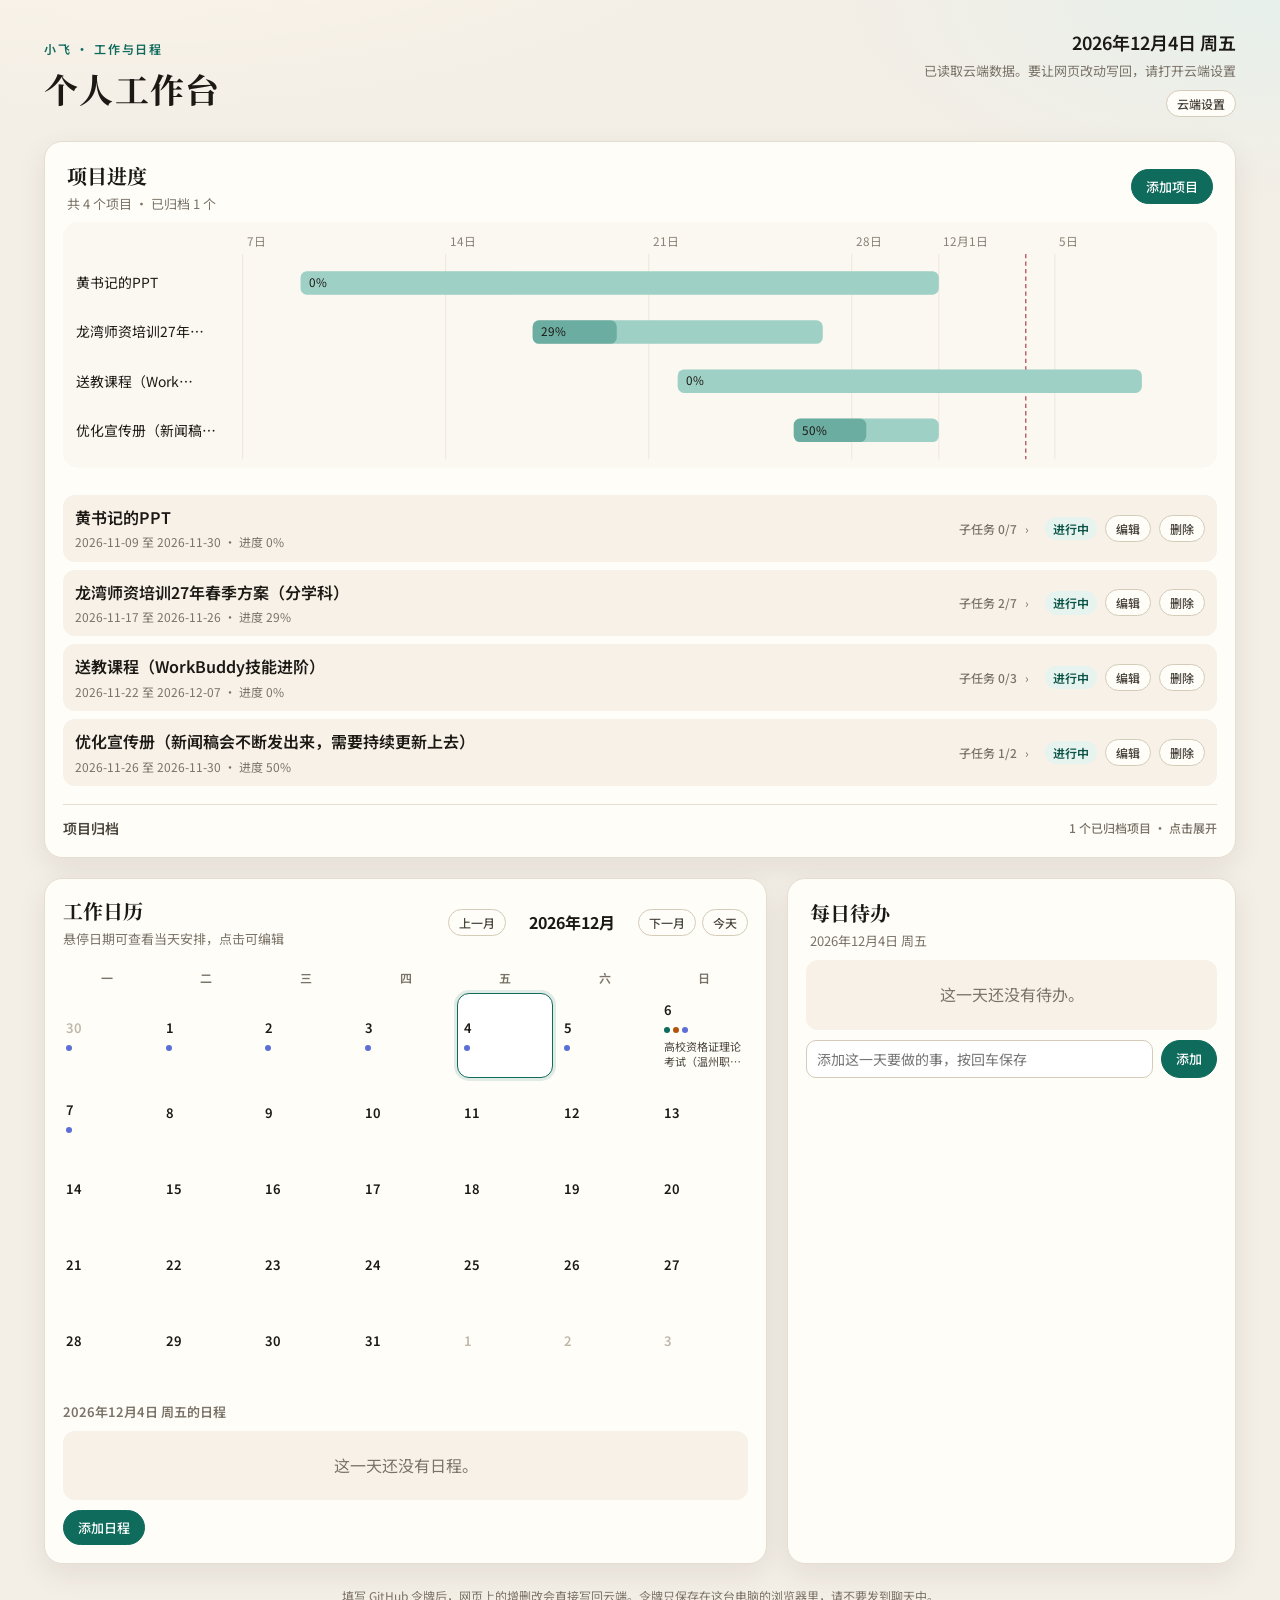
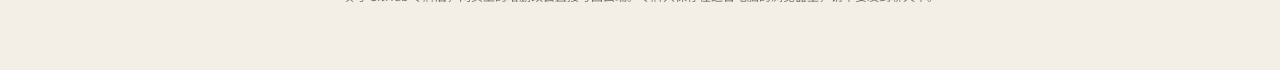
<file: docs/workbench/index.html>
<!DOCTYPE html>
<html lang="zh-Hans">
<head>
  <meta charset="UTF-8" />
  <meta name="viewport" content="width=device-width, initial-scale=1" />
  <title>个人工作台</title>
  <link rel="preconnect" href="https://fonts.googleapis.com" />
  <link rel="preconnect" href="https://fonts.gstatic.com" crossorigin />
  <link href="https://fonts.googleapis.com/css2?family=Noto+Sans+SC:wght@400;500;600;700&family=Noto+Serif+SC:wght@600;700&display=swap" rel="stylesheet" />
  <style>
    :root {
      --bg: #f3eee6;
      --bg-deep: #ebe4d8;
      --paper: #fffdf8;
      --paper-2: #f7f1e8;
      --ink: #1c1915;
      --ink-2: #4a453d;
      --ink-3: #7a7368;
      --line: #e5ddd0;
      --line-strong: #d4cbb8;
      --teal: #0f6b5c;
      --teal-deep: #0b5448;
      --teal-soft: #e6f3ef;
      --amber: #b45309;
      --amber-soft: #f8ead8;
      --rose: #9f2d3a;
      --rose-soft: #f8e8ea;
      --green: #2f6f4e;
      --green-soft: #e5f3ea;
      --shadow: 0 10px 30px rgba(50, 40, 20, 0.08);
      --shadow-hover: 0 16px 40px rgba(50, 40, 20, 0.14);
      --radius: 18px;
      --font: "Noto Sans SC", "PingFang SC", "Microsoft YaHei", sans-serif;
      --serif: "Noto Serif SC", "Songti SC", serif;
    }
    * { box-sizing: border-box; }
    html, body { margin: 0; padding: 0; }
    body {
      font-family: var(--font);
      color: var(--ink);
      background:
        radial-gradient(1200px 500px at 10% -10%, #fff8ec 0%, transparent 60%),
        radial-gradient(900px 400px at 100% 0%, #e7f0eb 0%, transparent 50%),
        var(--bg);
      min-height: 100vh;
      line-height: 1.6;
    }
    button, input, select, textarea { font-family: inherit; }
    button { cursor: pointer; }
    .wrap {
      max-width: 1240px;
      margin: 0 auto;
      padding: 28px 24px 64px;
    }
    header.app-header {
      display: flex;
      align-items: flex-end;
      justify-content: space-between;
      gap: 16px;
      margin-bottom: 24px;
    }
    .brand-kicker {
      margin: 0 0 4px;
      color: var(--teal);
      font-size: 12px;
      font-weight: 600;
      letter-spacing: 0.14em;
    }
    h1 {
      font-family: var(--serif);
      font-size: 34px;
      font-weight: 700;
      margin: 0;
      letter-spacing: 0.04em;
    }
    .header-date {
      text-align: right;
      color: var(--ink-2);
    }
    .header-date strong {
      display: block;
      font-size: 18px;
      font-weight: 600;
      color: var(--ink);
    }
    .header-date span { font-size: 13px; color: var(--ink-3); }
    .sync-status { display: block; margin-top: 4px; }
    .sync-status.ok { color: var(--teal); }
    .sync-status.off, .sync-status.auth, .sync-status.err { color: var(--amber); }
    .sync-status.need { color: var(--ink-3); }
    .header-date .btn { margin-top: 8px; }
    .hint { color: var(--ink-3); font-size: 13px; line-height: 1.65; margin: 0 0 14px; }
    .hint a { color: var(--teal); }
    .hint ol { margin: 8px 0 0; padding-left: 1.2em; }
    .token-state { font-size: 13px; margin: 0 0 10px; color: var(--ink-2); }
    .card {
      background: var(--paper);
      border: 1px solid var(--line);
      border-radius: var(--radius);
      box-shadow: var(--shadow);
    }
    .section-head {
      display: flex;
      align-items: center;
      justify-content: space-between;
      gap: 12px;
      padding: 18px 22px 0;
    }
    .section-head h2 {
      margin: 0;
      font-family: var(--serif);
      font-size: 20px;
      font-weight: 700;
    }
    .section-head p {
      margin: 2px 0 0;
      color: var(--ink-3);
      font-size: 13px;
    }
    .btn {
      border: 1px solid var(--line-strong);
      background: var(--paper);
      color: var(--ink-2);
      border-radius: 999px;
      padding: 7px 14px;
      font-size: 13px;
      font-weight: 500;
      transition: 0.15s ease;
    }
    .btn:hover { border-color: var(--teal); color: var(--teal-deep); background: var(--teal-soft); }
    .btn.primary {
      background: var(--teal);
      border-color: var(--teal);
      color: #fff;
    }
    .btn.primary:hover { background: var(--teal-deep); border-color: var(--teal-deep); color: #fff; }
    .btn.ghost { background: transparent; }
    .btn.danger:hover { background: var(--rose-soft); border-color: var(--rose); color: var(--rose); }
    .btn.tiny { padding: 4px 10px; font-size: 12px; }
    .grid-main {
      display: grid;
      grid-template-columns: minmax(0, 1.45fr) minmax(320px, 0.9fr);
      gap: 20px;
      margin-top: 20px;
    }
    .gantt-wrap { padding: 8px 18px 20px; overflow-x: auto; }
    .gantt-empty, .list-empty {
      margin: 16px 22px 22px;
      padding: 22px;
      background: var(--paper-2);
      border-radius: 12px;
      color: var(--ink-3);
      text-align: center;
    }
    .project-list { padding: 0 18px 18px; display: flex; flex-direction: column; gap: 8px; }
    .project-row {
      display: grid;
      grid-template-columns: 1fr auto;
      gap: 12px;
      align-items: center;
      padding: 10px 12px;
      border-radius: 12px;
      background: var(--paper-2);
    }
    .project-row-actions {
      display: flex;
      flex-wrap: wrap;
      gap: 8px;
      align-items: center;
      justify-content: flex-end;
    }
    .project-row b { font-weight: 600; }
    .project-row .meta { color: var(--ink-3); font-size: 12px; margin-top: 2px; }
    .project-card {
      display: flex;
      flex-direction: column;
      gap: 0;
      border-radius: 12px;
      background: var(--paper-2);
      overflow: hidden;
    }
    .project-card > .project-row {
      background: transparent;
      border-radius: 0;
      cursor: pointer;
    }
    .project-card > .project-row:hover { background: rgba(255, 255, 255, 0.45); }
    .project-card.expanded > .project-row { border-bottom: 1px solid var(--line); }
    .project-fold-hint {
      color: var(--ink-3);
      font-size: 12px;
      font-weight: 500;
      white-space: nowrap;
    }
    .project-fold-chevron {
      display: inline-block;
      width: 1em;
      color: var(--ink-3);
      font-size: 12px;
      transition: transform 0.15s ease;
    }
    .project-card.expanded .project-fold-chevron { transform: rotate(90deg); }
    .subtask-panel {
      padding: 0 12px 12px;
      border-top: 0;
    }
    .gantt-wrap .gantt-hit { cursor: pointer; }
    .gantt-wrap .gantt-hit:hover rect:first-of-type { filter: brightness(0.96); }
    #subtaskDialog { width: min(560px, 94vw); }
    #subtaskDialog .subtask-panel {
      padding: 0;
      border-top: 0;
    }
    #subtaskDialogMeta {
      margin: -6px 0 12px;
      color: var(--ink-3);
      font-size: 13px;
    }
    .subtask-head {
      display: flex;
      align-items: center;
      justify-content: space-between;
      gap: 8px;
      margin: 8px 0 6px;
      color: var(--ink-3);
      font-size: 12px;
      font-weight: 600;
    }
    .subtask-list { display: flex; flex-direction: column; gap: 6px; }
    .subtask-row {
      display: flex;
      align-items: flex-start;
      gap: 8px;
      padding: 6px 8px;
      border-radius: 10px;
      background: var(--paper);
    }
    .subtask-row.done .subtask-text { color: var(--ink-3); text-decoration: line-through; }
    .subtask-row .subtask-text { flex: 1; font-size: 13px; line-height: 1.4; padding-top: 1px; }
    .subtask-panel .composer { margin-top: 8px; }
    .subtask-panel .composer input { font-size: 13px; padding: 7px 10px; }
    .field.locked input, .field.locked select {
      background: #f3efe7;
      color: var(--ink-3);
      cursor: not-allowed;
    }
    .field-hint {
      margin-top: 4px;
      font-size: 12px;
      color: var(--ink-3);
    }
    .archive-panel {
      margin: 0 18px 18px;
      border-top: 1px solid var(--line);
      padding-top: 12px;
    }
    .archive-panel summary {
      cursor: pointer;
      list-style: none;
      display: flex;
      align-items: center;
      justify-content: space-between;
      gap: 12px;
      color: var(--ink-2);
      font-size: 14px;
      font-weight: 600;
      user-select: none;
    }
    .archive-panel summary::-webkit-details-marker { display: none; }
    .archive-panel summary .archive-hint {
      color: var(--ink-3);
      font-size: 12px;
      font-weight: 500;
    }
    .archive-panel[open] summary { margin-bottom: 10px; }
    .archive-list { display: flex; flex-direction: column; gap: 8px; }
    .archive-list .project-row { opacity: 0.92; }
    .status {
      display: inline-flex;
      align-items: center;
      border-radius: 999px;
      padding: 2px 8px;
      font-size: 12px;
      font-weight: 600;
    }
    .status.todo { background: #eeeae3; color: var(--ink-2); }
    .status.doing { background: var(--teal-soft); color: var(--teal-deep); }
    .status.done { background: var(--green-soft); color: var(--green); }
    .status.pause { background: var(--amber-soft); color: var(--amber); }
    .cal-head {
      display: flex;
      align-items: center;
      justify-content: space-between;
      padding: 16px 18px 8px;
    }
    .cal-nav { display: flex; align-items: center; gap: 6px; }
    .cal-title { font-weight: 700; font-size: 16px; min-width: 120px; text-align: center; }
    .cal-weekdays, .cal-grid {
      display: grid;
      grid-template-columns: repeat(7, 1fr);
      gap: 4px;
      padding: 0 14px;
    }
    .cal-weekdays { padding-top: 4px; }
    .cal-weekdays span {
      text-align: center;
      font-size: 12px;
      color: var(--ink-3);
      font-weight: 600;
      padding: 6px 0;
    }
    .day {
      position: relative;
      min-height: 72px;
      border: 1px solid transparent;
      border-radius: 12px;
      padding: 6px 6px 8px;
      background: transparent;
      text-align: left;
      color: var(--ink);
      transition: 0.12s ease;
    }
    .day:hover, .day.has-items:hover {
      background: var(--paper);
      border-color: var(--line-strong);
      box-shadow: var(--shadow);
      z-index: 2;
    }
    .day.out { color: #c0b8aa; }
    .day.today {
      background: var(--teal-soft);
      border-color: #cfe4de;
    }
    .day.selected {
      background: #fff;
      border-color: var(--teal);
      box-shadow: 0 0 0 3px rgba(15, 107, 92, 0.12);
    }
    .day .num { font-size: 13px; font-weight: 600; }
    .dots { display: flex; gap: 3px; margin-top: 8px; flex-wrap: wrap; }
    .dot { width: 6px; height: 6px; border-radius: 50%; }
    .dot.event { background: var(--teal); }
    .dot.todo { background: var(--amber); }
    .dot.project { background: #5b6fd6; }
    .day-preview {
      margin-top: 6px;
      font-size: 11px;
      color: var(--ink-2);
      line-height: 1.35;
      display: -webkit-box;
      -webkit-line-clamp: 2;
      -webkit-box-orient: vertical;
      overflow: hidden;
    }
    .hovercard {
      position: fixed;
      z-index: 40;
      width: 280px;
      background: #fff;
      border: 1px solid var(--line-strong);
      border-radius: 16px;
      box-shadow: var(--shadow-hover);
      padding: 14px 14px 12px;
      pointer-events: none;
      opacity: 0;
      transform: translateY(4px);
      transition: opacity 0.12s ease, transform 0.12s ease;
    }
    .hovercard.show { opacity: 1; transform: translateY(0); }
    .hovercard h3 {
      margin: 0 0 8px;
      font-size: 14px;
      font-family: var(--serif);
    }
    .hovercard .hc-item {
      font-size: 12.5px;
      padding: 5px 0;
      border-top: 1px solid var(--line);
      display: flex;
      gap: 8px;
      align-items: flex-start;
    }
    .hovercard .hc-item:first-of-type { border-top: 0; }
    .hovercard .tag {
      flex: 0 0 auto;
      font-size: 11px;
      font-weight: 600;
      color: var(--teal-deep);
      background: var(--teal-soft);
      border-radius: 999px;
      padding: 0 6px;
      line-height: 18px;
    }
    .hovercard .tag.todo { color: var(--amber); background: var(--amber-soft); }
    .hovercard .tag.project { color: #3d4cb3; background: #eceefb; }
    .hovercard .muted { color: var(--ink-3); font-size: 12px; padding: 6px 0 2px; }
    .day-panel { padding: 8px 18px 18px; }
    .day-panel h3 {
      margin: 12px 0 8px;
      font-size: 13px;
      color: var(--ink-3);
      font-weight: 600;
    }
    .event-row, .todo-row {
      display: flex;
      align-items: flex-start;
      gap: 10px;
      padding: 10px 12px;
      border-radius: 12px;
      background: var(--paper-2);
      margin-bottom: 8px;
      position: relative;
    }
    .todo-row.done .todo-text { color: var(--ink-3); text-decoration: line-through; }
    .todo-row .todo-text, .event-row .event-text { flex: 1; }
    .todo-row.draggable { user-select: none; }
    .todo-drag {
      width: 22px;
      height: 22px;
      flex: 0 0 22px;
      margin-top: 0;
      border: 0;
      border-radius: 6px;
      background: transparent;
      color: var(--ink-3);
      cursor: grab;
      touch-action: none;
      display: grid;
      place-items: center;
      padding: 0;
      font-size: 14px;
      letter-spacing: -1px;
      line-height: 1;
    }
    .todo-drag:hover { background: rgba(15, 107, 92, 0.08); color: var(--teal-deep); }
    .todo-drag:active, .todo-row.dragging .todo-drag { cursor: grabbing; }
    .todo-row.dragging {
      opacity: 0.55;
      background: #fff;
      box-shadow: 0 8px 20px rgba(40, 32, 20, 0.12);
      z-index: 2;
    }
    .todo-row.drag-insert-before::before,
    .todo-row.drag-insert-after::after {
      content: "";
      position: absolute;
      left: 10px;
      right: 10px;
      height: 3px;
      border-radius: 999px;
      background: var(--teal);
      pointer-events: none;
      z-index: 3;
    }
    .todo-row.drag-insert-before::before { top: -5px; }
    .todo-row.drag-insert-after::after { bottom: -5px; }
    .todo-drag-ghost {
      position: fixed;
      z-index: 80;
      pointer-events: none;
      opacity: 0.92;
      box-shadow: var(--shadow-hover);
      border-radius: 12px;
      background: #fff;
      padding: 8px 12px;
      font-size: 13px;
      color: var(--ink);
      max-width: min(360px, 70vw);
      white-space: nowrap;
      overflow: hidden;
      text-overflow: ellipsis;
      border: 1px solid var(--line-strong);
    }
    .event-time { color: var(--teal-deep); font-size: 12px; font-weight: 600; min-width: 92px; }
    .check {
      width: 18px; height: 18px; border-radius: 5px;
      border: 1.5px solid var(--line-strong);
      background: #fff;
      color: #fff;
      display: grid; place-items: center;
      flex: 0 0 18px;
      margin-top: 2px;
      padding: 0;
    }
    .check.on { background: var(--teal); border-color: var(--teal); }
    .composer {
      display: flex;
      gap: 8px;
      margin-top: 8px;
    }
    .composer input, .field input, .field select {
      flex: 1;
      border: 1px solid var(--line-strong);
      background: #fff;
      border-radius: 10px;
      padding: 8px 10px;
      font-size: 14px;
      color: var(--ink);
      outline: none;
    }
    .composer input:focus, .field input:focus, .field select:focus {
      border-color: var(--teal);
      box-shadow: 0 0 0 3px rgba(15, 107, 92, 0.12);
    }
    .todo-count { color: var(--ink-3); font-size: 13px; }
    dialog {
      border: 0;
      border-radius: 20px;
      padding: 0;
      width: min(520px, 92vw);
      box-shadow: var(--shadow-hover);
    }
    dialog::backdrop { background: rgba(40, 32, 20, 0.28); }
    .modal { padding: 22px 22px 18px; }
    .modal h3 { margin: 0 0 14px; font-family: var(--serif); font-size: 20px; }
    .fields { display: grid; grid-template-columns: 1fr 1fr; gap: 12px; }
    .field { display: flex; flex-direction: column; gap: 6px; }
    .field.span-2 { grid-column: 1 / -1; }
    .field label { font-size: 12px; color: var(--ink-3); font-weight: 600; }
    .modal-actions { display: flex; justify-content: flex-end; gap: 8px; margin-top: 16px; }
    .error { color: var(--rose); font-size: 13px; margin-top: 8px; }
    footer.note {
      margin-top: 22px;
      color: var(--ink-3);
      font-size: 12px;
      text-align: center;
    }
    @media (max-width: 900px) {
      .grid-main, .project-row, .fields { grid-template-columns: 1fr; }
      header.app-header { align-items: flex-start; flex-direction: column; }
      .header-date { text-align: left; }
      h1 { font-size: 28px; }
    }
  </style>
</head>
<body>
  <div class="wrap">
    <header class="app-header">
      <div>
        <p class="brand-kicker">小飞 · 工作与日程</p>
        <h1>个人工作台</h1>
      </div>
      <div class="header-date">
        <strong id="todayLabel"></strong>
        <span id="syncStatus" class="sync-status">正在连接云端…</span>
        <button class="btn tiny" id="syncSettingsBtn" type="button">云端设置</button>
      </div>
    </header>

    <section class="card" id="projectCard">
      <div class="section-head">
        <div>
          <h2>项目进度</h2>
          <p id="projectSummary">甘特图按起止日期展开 · 点击色条可编辑子任务</p>
        </div>
        <button class="btn primary" id="addProjectBtn" type="button">添加项目</button>
      </div>
      <div class="gantt-wrap" id="ganttWrap"></div>
      <div class="project-list" id="projectList"></div>
      <div id="archivePanel"></div>
    </section>

    <div class="grid-main">
      <section class="card">
        <div class="cal-head">
          <div>
            <h2 style="font-family:var(--serif);font-size:20px;margin:0;">工作日历</h2>
            <p style="margin:2px 0 0;color:var(--ink-3);font-size:13px;">悬停日期可查看当天安排，点击可编辑</p>
          </div>
          <div class="cal-nav">
            <button class="btn tiny" id="prevMonth" type="button">上一月</button>
            <div class="cal-title" id="monthTitle"></div>
            <button class="btn tiny" id="nextMonth" type="button">下一月</button>
            <button class="btn tiny" id="toToday" type="button">今天</button>
          </div>
        </div>
        <div class="cal-weekdays" id="weekdays"></div>
        <div class="cal-grid" id="calGrid"></div>
        <div class="day-panel">
          <h3 id="eventPanelTitle">当天日程</h3>
          <div id="eventList"></div>
          <button class="btn primary" id="addEventBtn" type="button">添加日程</button>
        </div>
      </section>

      <section class="card">
        <div class="section-head">
          <div>
            <h2 id="todoHeading">每日待办</h2>
            <p class="todo-count" id="todoCount"></p>
          </div>
        </div>
        <div class="day-panel">
          <div id="todoList"></div>
          <form class="composer" id="todoForm">
            <input id="todoInput" placeholder="添加这一天要做的事，按回车保存" autocomplete="off" />
            <button class="btn primary" type="submit">添加</button>
          </form>
        </div>
      </section>
    </div>

    <footer class="note">填写 GitHub 令牌后，网页上的增删改会直接写回云端。令牌只保存在这台电脑的浏览器里，请不要发到聊天中。</footer>
  </div>

  <div class="hovercard" id="hovercard"></div>

  <dialog id="subtaskDialog">
    <div class="modal">
      <h3 id="subtaskDialogTitle">子任务</h3>
      <p id="subtaskDialogMeta"></p>
      <div id="subtaskDialogBody"></div>
      <div class="modal-actions">
        <button class="btn ghost" type="button" id="closeSubtaskDialog">关闭</button>
      </div>
    </div>
  </dialog>

  <dialog id="projectDialog">
    <form class="modal" id="projectForm">
      <h3 id="projectDialogTitle">添加项目</h3>
      <div class="fields">
        <div class="field span-2">
          <label for="pName">项目名称</label>
          <input id="pName" required placeholder="例如：龙湾师资培训" />
        </div>
        <div class="field">
          <label for="pStart">开始日期</label>
          <input id="pStart" type="date" required />
        </div>
        <div class="field">
          <label for="pEnd">结束日期</label>
          <input id="pEnd" type="date" required />
        </div>
        <div class="field" id="pProgressField">
          <label for="pProgress">进度（0-100）</label>
          <input id="pProgress" type="number" min="0" max="100" value="0" required />
          <div class="field-hint" id="pProgressHint" hidden>已有子任务时，进度由完成数自动计算。</div>
        </div>
        <div class="field" id="pStatusField">
          <label for="pStatus">状态</label>
          <select id="pStatus">
            <option>未开始</option>
            <option>进行中</option>
            <option>已完成</option>
            <option>已暂停</option>
          </select>
          <div class="field-hint" id="pStatusHint" hidden>全部子任务完成后会自动设为「已完成」。</div>
        </div>
      </div>
      <div class="error" id="projectError"></div>
      <div class="modal-actions">
        <button class="btn ghost" type="button" id="cancelProject">取消</button>
        <button class="btn primary" type="submit">保存</button>
      </div>
    </form>
  </dialog>

  <dialog id="eventDialog">
    <form class="modal" id="eventForm">
      <h3 id="eventDialogTitle">添加日程</h3>
      <div class="fields">
        <div class="field span-2">
          <label for="eTitle">日程标题</label>
          <input id="eTitle" required placeholder="例如：课程通知发布" />
        </div>
        <div class="field">
          <label for="eDate">日期</label>
          <input id="eDate" type="date" required />
        </div>
        <div class="field">
          <label for="eStart">开始时间</label>
          <input id="eStart" type="time" required value="09:00" />
        </div>
        <div class="field span-2">
          <label for="eEnd">结束时间</label>
          <input id="eEnd" type="time" required value="10:00" />
        </div>
      </div>
      <div class="error" id="eventError"></div>
      <div class="modal-actions">
        <button class="btn ghost" type="button" id="cancelEvent">取消</button>
        <button class="btn primary" type="submit">保存</button>
      </div>
    </form>
  </dialog>

  <dialog id="syncDialog">
    <form class="modal" id="syncForm">
      <h3>云端写回设置</h3>
      <p class="hint">令牌只存在这台电脑的浏览器里，不会写进网页源代码，也不要发送到聊天里。请用细粒度令牌，并且只授权这一个仓库。</p>
      <div class="hint">
        <ol>
          <li>打开 <a href="https://github.com/settings/personal-access-tokens/new" target="_blank" rel="noopener">创建 GitHub 令牌</a></li>
          <li>只选择仓库 <code>Merlulin/Merlulin.github.io</code></li>
          <li>权限只开启 Contents：Read and write，其余保持 No access</li>
          <li>生成后把令牌粘贴到下面，点“保存并连接”</li>
        </ol>
      </div>
      <p class="token-state" id="tokenState"></p>
      <div class="fields">
        <div class="field span-2">
          <label for="githubToken">GitHub 令牌</label>
          <input id="githubToken" type="password" autocomplete="off" spellcheck="false" placeholder="粘贴令牌，或留空以保留已保存的令牌" />
        </div>
      </div>
      <div class="error" id="syncError"></div>
      <div class="modal-actions">
        <button class="btn danger ghost" type="button" id="clearTokenBtn">清除令牌</button>
        <button class="btn ghost" type="button" id="cancelSync">关闭</button>
        <button class="btn primary" type="submit">保存并连接</button>
      </div>
    </form>
  </dialog>

  <script>
    const STORAGE_KEY = "xiaofei-workbench-web-v1";
    const TOKEN_KEY = "xiaofei-workbench-github-token";
    const DATA_URL = "data.json";
    const GH_REPO = "Merlulin/Merlulin.github.io";
    const GH_PATH = "docs/workbench/data.json";
    const GH_BRANCH = "main";
    const GH_API = `https://api.github.com/repos/${GH_REPO}/contents/${GH_PATH}`;
    const WEEKDAYS = ["一", "二", "三", "四", "五", "六", "日"];
    const SEED = {
      updatedAt: "2026-11-17T09:31:00+08:00",
      projects: [
        { id: "p-longwan-202611", name: "龙湾师资培训", start: "2026-11-20", end: "2026-11-21", progress: 0, status: "未开始" },
        { id: "p-songjiao-20261207", name: "送教课程（WorkBuddy技能进阶）", start: "2026-12-07", end: "2026-12-07", progress: 0, status: "未开始" }
      ],
      events: [],
      todos: [
        { id: "t-20261117-1", date: "2026-11-17", text: "龙湾师资工作编辑课程通知（发布通知）", done: false },
        { id: "t-20261117-2", date: "2026-11-17", text: "报销盖章审批", done: false },
        { id: "t-20261117-3", date: "2026-11-17", text: "龙湾师资工作手册更新，编辑主持词，梳理现场工作安排", done: false },
        { id: "t-20261117-4", date: "2026-11-17", text: "龙湾师资所有对接工作完成", done: false },
        { id: "t-20261117-5", date: "2026-11-17", text: "周四视频剪辑备课", done: false },
        { id: "t-20261117-6", date: "2026-11-17", text: "和夏老师分工后面的课程怎么上", done: false },
        { id: "t-20261117-7", date: "2026-11-17", text: "刷高校教资课程", done: false }
      ],
      deletedIds: []
    };

    const $ = (id) => document.getElementById(id);
    const pad2 = (n) => String(n).padStart(2, "0");
    const toIso = (d) => `${d.getFullYear()}-${pad2(d.getMonth() + 1)}-${pad2(d.getDate())}`;
    const todayIso = () => toIso(new Date());
    const parseIso = (iso) => {
      const [y, m, d] = iso.split("-").map(Number);
      return new Date(y, m - 1, d);
    };
    const addDays = (iso, n) => {
      const d = parseIso(iso);
      d.setDate(d.getDate() + n);
      return toIso(d);
    };
    const startOfWeekMonday = (iso) => {
      const d = parseIso(iso);
      const offset = d.getDay() === 0 ? -6 : 1 - d.getDay();
      return addDays(iso, offset);
    };
    const formatLong = (iso) => {
      const d = parseIso(iso);
      return `${d.getFullYear()}年${d.getMonth() + 1}月${d.getDate()}日 周${["日","一","二","三","四","五","六"][d.getDay()]}`;
    };
    const formatMonth = (iso) => {
      const d = parseIso(iso);
      return `${d.getFullYear()}年${d.getMonth() + 1}月`;
    };
    const daysBetween = (a, b) => Math.round((parseIso(b) - parseIso(a)) / 86400000);
    const newId = (prefix) => `${prefix}-${Date.now().toString(36)}-${Math.random().toString(36).slice(2, 8)}`;
    const timeToNum = (t) => {
      const [h, m] = t.split(":").map(Number);
      return h + m / 60;
    };
    const numToTime = (n) => `${pad2(Math.floor(n))}:${pad2(Math.round((n - Math.floor(n)) * 60) % 60)}`;
    const escapeHtml = (s) => String(s)
      .replaceAll("&", "&amp;")
      .replaceAll("<", "&lt;")
      .replaceAll(">", "&gt;")
      .replaceAll('"', "&quot;");
    const statusClass = (s) => ({ "未开始": "todo", "进行中": "doing", "已完成": "done", "已暂停": "pause" }[s] || "todo");

    let cloudSha = "";
    let pushTimer = 0;
    let pushing = false;
    let pushAgain = false;

    function readLocal() {
      try { return JSON.parse(localStorage.getItem(STORAGE_KEY) || "null"); } catch { return null; }
    }
    function getToken() {
      try { return (localStorage.getItem(TOKEN_KEY) || "").trim(); } catch { return ""; }
    }
    function setToken(token) {
      if (token) localStorage.setItem(TOKEN_KEY, token);
      else localStorage.removeItem(TOKEN_KEY);
    }
    function toBase64(str) {
      const bytes = new TextEncoder().encode(str);
      let bin = "";
      for (const b of bytes) bin += String.fromCharCode(b);
      return btoa(bin);
    }
    function fromBase64(b64) {
      const bin = atob(String(b64).replace(/\s/g, ""));
      const bytes = Uint8Array.from(bin, (c) => c.charCodeAt(0));
      return new TextDecoder().decode(bytes);
    }
    function ghHeaders(token) {
      return {
        Accept: "application/vnd.github+json",
        Authorization: "Bearer " + token,
        "X-GitHub-Api-Version": "2022-11-28"
      };
    }
    function formatStamp(updatedAt) {
      return updatedAt ? String(updatedAt).replace("T", " ").replace(/\+08:00$/, "（北京时间）") : "";
    }
    function setSyncStatus(kind, updatedAt) {
      const el = $("syncStatus");
      if (!el) return;
      const cls = { ok: "ok", off: "off", auth: "auth", error: "err", needtoken: "need" }[kind] || "";
      el.className = "sync-status " + cls;
      if (kind === "ok") {
        const when = formatStamp(updatedAt);
        el.textContent = when ? "已同步云端 · " + when : "已同步云端";
      } else if (kind === "off") {
        el.textContent = "暂时连不上云端，先显示本地备份";
      } else if (kind === "needtoken") {
        el.textContent = "已读取云端数据。要让网页改动写回，请打开云端设置";
      } else if (kind === "pushing") {
        el.textContent = "正在写回云端…";
      } else if (kind === "auth") {
        el.textContent = "令牌无效或权限不足，请重新设置";
      } else if (kind === "error") {
        el.textContent = "写回失败，已先保存在本机";
      } else {
        el.textContent = "正在连接云端…";
      }
    }
    function payloadFrom(s) {
      return {
        updatedAt: s.updatedAt,
        projects: s.projects,
        events: s.events,
        todos: s.todos,
        deletedIds: s.deletedIds || []
      };
    }
    async function fetchCloudViaApi(token) {
      const res = await fetch(GH_API + "?ref=" + encodeURIComponent(GH_BRANCH) + "&t=" + Date.now(), {
        headers: ghHeaders(token),
        cache: "no-store"
      });
      if (res.status === 401 || res.status === 403) {
        const err = new Error("auth");
        err.code = "auth";
        throw err;
      }
      if (!res.ok) throw new Error("http " + res.status);
      const body = await res.json();
      cloudSha = body.sha || "";
      return JSON.parse(fromBase64(body.content));
    }
    async function fetchCloudViaPages() {
      const res = await fetch(DATA_URL + "?t=" + Date.now(), { cache: "no-store" });
      if (!res.ok) throw new Error("http " + res.status);
      return res.json();
    }
    async function loadCloudData() {
      const token = getToken();
      if (token) return fetchCloudViaApi(token);
      return fetchCloudViaPages();
    }
    async function pushToCloud() {
      const token = getToken();
      if (!token) {
        setSyncStatus("needtoken", state.updatedAt);
        return;
      }
      if (pushing) { pushAgain = true; return; }
      pushing = true;
      setSyncStatus("pushing");
      try {
        for (let attempt = 0; attempt < 3; attempt++) {
          if (!cloudSha) {
            try { await fetchCloudViaApi(token); } catch (e) {
              if (e.code === "auth") throw e;
            }
          }
          const body = {
            message: "sync workbench " + (state.updatedAt || nowStamp()),
            content: toBase64(JSON.stringify(payloadFrom(state), null, 2) + "\n"),
            branch: GH_BRANCH
          };
          if (cloudSha) body.sha = cloudSha;
          const res = await fetch(GH_API, {
            method: "PUT",
            headers: { ...ghHeaders(token), "Content-Type": "application/json" },
            body: JSON.stringify(body)
          });
          if (res.status === 401 || res.status === 403) {
            const err = new Error("auth");
            err.code = "auth";
            throw err;
          }
          if (res.status === 409 || res.status === 422) {
            const cloud = await fetchCloudViaApi(token);
            applyState(mergeStores(cloud, payloadFrom(state)), { silent: true });
            continue;
          }
          if (!res.ok) throw new Error("http " + res.status);
          const saved = await res.json();
          cloudSha = saved.content?.sha || saved.sha || cloudSha;
          setSyncStatus("ok", state.updatedAt);
          return;
        }
        throw new Error("conflict");
      } catch (err) {
        setSyncStatus(err && err.code === "auth" ? "auth" : "error");
      } finally {
        pushing = false;
        if (pushAgain) {
          pushAgain = false;
          scheduleCloudPush();
        }
      }
    }

    function scheduleCloudPush() {
      if (!getToken()) {
        setSyncStatus("needtoken", state.updatedAt);
        return;
      }
      clearTimeout(pushTimer);
      pushTimer = setTimeout(() => { pushToCloud(); }, 600);
    }
    function projectSubtasks(p) {
      return Array.isArray(p?.subtasks) ? p.subtasks.filter((s) => s && s.id) : [];
    }
    function hasSubtasks(p) {
      return projectSubtasks(p).length > 0;
    }
    function syncProjectFromSubtasks(project) {
      if (!project) return project;
      const subs = projectSubtasks(project);
      if (!subs.length) {
        const next = { ...project };
        if (Array.isArray(project.subtasks) && project.subtasks.length === 0) next.subtasks = [];
        return next;
      }
      const doneCount = subs.filter((s) => s.done).length;
      const progress = Math.round((doneCount / subs.length) * 100);
      let status = project.status || "未开始";
      if (doneCount === subs.length) {
        status = "已完成";
      } else if (status === "已完成") {
        status = doneCount === 0 ? "未开始" : "进行中";
      } else if (status === "未开始" && doneCount > 0) {
        status = "进行中";
      }
      return { ...project, subtasks: subs, progress, status };
    }
    function mergeStores(cloud, local) {
      const deleted = new Set([...(cloud?.deletedIds || []), ...(local?.deletedIds || [])]);
      const mergeRecord = (prev, item) => {
        const useItem = (item.updatedAt || "") > (prev.updatedAt || "");
        const winner = useItem ? item : prev;
        const other = useItem ? prev : item;
        const merged = { ...winner };
        // Keep todo / subtask done and rewritten text if the winning revision omitted them.
        if (merged.done == null && other.done != null) merged.done = other.done;
        if ((merged.text == null || merged.text === "") && other.text) merged.text = other.text;
        // Keep todo order; prefer the side with the newer orderAt.
        if ((other.orderAt || "") > (merged.orderAt || "")) {
          if (other.order != null) {
            merged.order = other.order;
            merged.orderAt = other.orderAt;
          }
        } else if (merged.order == null && other.order != null) {
          merged.order = other.order;
          if (other.orderAt != null) merged.orderAt = other.orderAt;
        }
        // Keep project archive state; prefer the side with the newer archivedAt.
        if ((other.archivedAt || "") > (merged.archivedAt || "")) {
          if (other.archived != null) {
            merged.archived = other.archived;
            merged.archivedAt = other.archivedAt;
          }
        } else if (merged.archived == null && other.archived != null) {
          merged.archived = other.archived;
          if (other.archivedAt != null) merged.archivedAt = other.archivedAt;
        }
        // Merge nested project subtasks by id; preserve done flags on conflict.
        if (Array.isArray(winner.subtasks) || Array.isArray(other.subtasks)) {
          merged.subtasks = mergeList(winner.subtasks || [], other.subtasks || []);
        }
        return merged;
      };
      const mergeList = (baseList, otherList) => {
        const map = new Map();
        for (const item of baseList || []) if (item && item.id && !deleted.has(item.id)) map.set(item.id, item);
        for (const item of otherList || []) {
          if (!item || !item.id || deleted.has(item.id)) continue;
          const prev = map.get(item.id);
          if (!prev) map.set(item.id, item);
          else map.set(item.id, mergeRecord(prev, item));
        }
        return [...map.values()];
      };
      const cloudTime = cloud?.updatedAt || "";
      const localTime = local?.updatedAt || "";
      const cloudFirst = !localTime || cloudTime >= localTime;
      const first = cloudFirst ? cloud : local;
      const second = cloudFirst ? local : cloud;
      return {
        updatedAt: cloudTime >= localTime ? cloudTime : localTime,
        projects: mergeList(first?.projects, second?.projects).map(syncProjectFromSubtasks),
        events: mergeList(first?.events, second?.events),
        todos: mergeList(first?.todos, second?.todos),
        deletedIds: [...deleted]
      };
    }
    function loadStore() {
      return mergeStores(SEED, readLocal());
    }
    function nowStamp() {
      const d = new Date();
      const tz = -d.getTimezoneOffset();
      const sign = tz >= 0 ? "+" : "-";
      const hh = pad2(Math.floor(Math.abs(tz) / 60));
      const mm = pad2(Math.abs(tz) % 60);
      return `${d.getFullYear()}-${pad2(d.getMonth() + 1)}-${pad2(d.getDate())}T${pad2(d.getHours())}:${pad2(d.getMinutes())}:${pad2(d.getSeconds())}${sign}${hh}:${mm}`;
    }
    function saveStore(touched, options = {}) {
      if (!options.keepStamp) {
        const stamp = nowStamp();
        state.updatedAt = stamp;
        if (touched && touched.id) touched.updatedAt = stamp;
      }
      localStorage.setItem(STORAGE_KEY, JSON.stringify(state));
      if (!options.silent) scheduleCloudPush();
    }
    function applyState(next, options = {}) {
      state.updatedAt = next.updatedAt;
      state.projects = next.projects;
      state.events = next.events;
      state.todos = next.todos;
      state.deletedIds = next.deletedIds;
      saveStore(null, { keepStamp: true, silent: options.silent !== false });
    }
    async function refreshFromCloud() {
      setSyncStatus("pending");
      try {
        const cloud = await loadCloudData();
        const local = readLocal();
        applyState(mergeStores(cloud, local), { silent: true });
        if (getToken()) {
          setSyncStatus("ok", state.updatedAt);
          if ((local?.updatedAt || "") > (cloud?.updatedAt || "")) scheduleCloudPush();
        } else {
          setSyncStatus("needtoken", state.updatedAt);
        }
        renderAll();
      } catch (err) {
        if (err && err.code === "auth") setSyncStatus("auth");
        else setSyncStatus(getToken() ? "error" : "off");
      }
    }
    function updateTokenState() {
      $("tokenState").textContent = getToken() ? "已在本机保存令牌。如需更换，请粘贴新令牌。" : "尚未在这台电脑保存令牌。";
      $("githubToken").value = "";
      $("syncError").textContent = "";
    }
    function openSyncSettings() {
      updateTokenState();
      $("syncDialog").showModal();
    }

    let state = loadStore();
    let monthCursor = todayIso().slice(0, 7) + "-01";
    let selectedDate = todayIso();
    let editingProjectId = null;
    let editingEventId = null;
    let hoverTimer = 0;
    const expandedProjectIds = new Set();
    let subtaskDialogProjectId = null;

    const isArchived = (p) => !!p && p.archived === true;
    const sortProjects = (list) => list.slice().sort((a, b) => a.start === b.start ? a.name.localeCompare(b.name, "zh-Hans") : a.start < b.start ? -1 : 1);
    function activeProjects() {
      return sortProjects(state.projects.filter((p) => !isArchived(p)));
    }
    function archivedProjects() {
      return sortProjects(state.projects.filter(isArchived));
    }

    function sortTodosForDay(list) {
      const indexed = list.map((t, i) => ({ t, i }));
      indexed.sort((a, b) => {
        const da = Number(!!a.t.done);
        const db = Number(!!b.t.done);
        if (da !== db) return da - db;
        if (!a.t.done && !b.t.done) {
          const oa = Number.isFinite(a.t.order) ? a.t.order : a.i + 1e9;
          const ob = Number.isFinite(b.t.order) ? b.t.order : b.i + 1e9;
          if (oa !== ob) return oa - ob;
        }
        return a.i - b.i;
      });
      return indexed.map((x) => x.t);
    }
    function ensureDayTodoOrders(date) {
      const open = sortTodosForDay(state.todos.filter((t) => t.date === date && !t.done));
      if (!open.length || open.every((t) => Number.isFinite(t.order))) return false;
      const stamp = nowStamp();
      const orderMap = new Map(open.map((t, i) => [t.id, i]));
      state.todos = state.todos.map((t) => {
        if (!orderMap.has(t.id)) return t;
        if (Number.isFinite(t.order)) return t;
        return { ...t, order: orderMap.get(t.id), orderAt: t.orderAt || stamp };
      });
      return true;
    }
    function nextTodoOrder(date) {
      ensureDayTodoOrders(date);
      const open = state.todos.filter((t) => t.date === date && !t.done);
      const orders = open.map((t) => t.order).filter((n) => Number.isFinite(n));
      if (orders.length) return Math.max(...orders) + 1;
      return open.length;
    }
    function itemsOnDate(iso) {
      const projects = activeProjects().filter((p) => p.start <= iso && iso <= p.end);
      const events = state.events.filter((e) => e.date === iso).sort((a, b) => a.start - b.start);
      const todos = sortTodosForDay(state.todos.filter((t) => t.date === iso));
      return { projects, events, todos };
    }

    function renderHeader() {
      $("todayLabel").textContent = formatLong(todayIso());
    }

    function renderProjects() {
      const list = $("projectList");
      const wrap = $("ganttWrap");
      const items = activeProjects();
      const archived = archivedProjects();
      $("projectSummary").textContent = items.length
        ? `共 ${items.length} 个项目${archived.length ? ` · 已归档 ${archived.length} 个` : ""}`
        : (archived.length ? `没有进行中的项目 · 已归档 ${archived.length} 个` : "还没有项目，点击右上角添加");
      if (!items.length) {
        wrap.innerHTML = "";
        list.innerHTML = `<div class="list-empty">${archived.length ? "当前项目都已归档。可在下方「项目归档」中恢复。" : "还没有项目。添加后会在这里看到甘特图。"}</div>`;
      } else {
        wrap.innerHTML = renderGantt(items);
        list.innerHTML = items.map((p) => renderProjectCard(p)).join("");
      }
      renderArchive(archived);
    }

    function subtaskSummary(p) {
      const subs = projectSubtasks(p);
      if (!subs.length) return "子任务";
      const doneCount = subs.filter((s) => s.done).length;
      return `子任务 ${doneCount}/${subs.length}`;
    }

    function renderSubtaskPanel(p) {
      const subs = projectSubtasks(p);
      const doneCount = subs.filter((s) => s.done).length;
      const rows = subs.length ? subs.map((s) => `
        <div class="subtask-row ${s.done ? "done" : ""}">
          <button class="check ${s.done ? "on" : ""}" data-toggle-subtask="${p.id}" data-subtask-id="${s.id}" type="button" aria-label="标记子任务完成">${s.done ? "✓" : ""}</button>
          <div class="subtask-text">${escapeHtml(s.text || "")}</div>
          <button class="btn tiny" data-edit-subtask="${p.id}" data-subtask-id="${s.id}" type="button">编辑</button>
          <button class="btn tiny danger" data-del-subtask="${p.id}" data-subtask-id="${s.id}" type="button">删除</button>
        </div>
      `).join("") : `<div class="list-empty" style="margin:0;padding:10px;font-size:12px;">还没有子任务，可在下方逐条添加。</div>`;
      return `
        <div class="subtask-panel">
          <div class="subtask-head">
            <span>子任务</span>
            <span>${subs.length ? `${doneCount}/${subs.length} 已完成` : "可拆成几步做"}</span>
          </div>
          <div class="subtask-list">${rows}</div>
          <form class="composer" data-add-subtask="${p.id}">
            <input name="subtaskText" placeholder="添加一条子任务，按回车保存" autocomplete="off" />
            <button class="btn tiny primary" type="submit">添加</button>
          </form>
        </div>
      `;
    }

    function renderProjectCard(p, options = {}) {
      const archivedView = !!options.archivedView;
      const expanded = !archivedView && expandedProjectIds.has(p.id);
      const foldHint = archivedView
        ? ""
        : `<span class="project-fold-hint">${escapeHtml(subtaskSummary(p))}</span><span class="project-fold-chevron" aria-hidden="true">›</span>`;
      return `
        <div class="project-card ${expanded ? "expanded" : ""}" data-project-card="${p.id}">
          <div class="project-row" ${archivedView ? "" : `data-toggle-project-fold="${p.id}" role="button" tabindex="0" aria-expanded="${expanded ? "true" : "false"}"`}>
            <div>
              <b>${escapeHtml(p.name)}</b>
              <div class="meta">${p.start} 至 ${p.end} · 进度 ${p.progress}%${archivedView && p.archivedAt ? ` · 归档于 ${escapeHtml(String(p.archivedAt).replace("T", " ").replace(/\+08:00$/, ""))}` : ""}</div>
            </div>
            <div class="project-row-actions">
              ${foldHint}
              <span class="status ${statusClass(p.status)}">${p.status}</span>
              <span data-no-fold style="display:inline-flex;flex-wrap:wrap;gap:8px;align-items:center;">
                ${!archivedView && p.status === "已完成" ? `<button class="btn tiny" data-archive-project="${p.id}" type="button">归档</button>` : ""}
                ${archivedView ? `<button class="btn tiny" data-unarchive-project="${p.id}" type="button">取消归档</button>` : ""}
                <button class="btn tiny" data-edit-project="${p.id}" type="button">编辑</button>
                <button class="btn tiny danger" data-del-project="${p.id}" type="button">删除</button>
              </span>
            </div>
          </div>
          ${expanded ? renderSubtaskPanel(p) : ""}
        </div>
      `;
    }

    function renderArchive(archived) {
      const panel = $("archivePanel");
      if (!panel) return;
      if (!archived.length) {
        panel.innerHTML = "";
        return;
      }
      const open = panel.querySelector("details")?.open ? " open" : "";
      panel.innerHTML = `
        <details class="archive-panel"${open}>
          <summary>
            <span>项目归档</span>
            <span class="archive-hint">${archived.length} 个已归档项目 · 点击展开</span>
          </summary>
          <div class="archive-list">
            ${archived.map((p) => renderProjectCard(p, { archivedView: true })).join("")}
          </div>
        </details>
      `;
    }

    function renderGantt(projects) {
      const today = todayIso();
      let from = projects.map((p) => p.start).reduce((a, b) => a < b ? a : b);
      let to = projects.map((p) => p.end).reduce((a, b) => a > b ? a : b);
      if (today < from) from = today;
      if (today > to) to = today;
      from = addDays(from, -2);
      to = addDays(to, 2);
      const count = Math.max(daysBetween(from, to) + 1, 1);
      const rowH = 46, headH = 36, width = 1080, labelW = 168, plotW = width - labelW - 16;
      const height = headH + projects.length * rowH + 10;
      const xFor = (iso) => labelW + (daysBetween(from, iso) / count) * plotW;
      const wFor = (s, e) => (Math.max(daysBetween(s, e) + 1, 1) / count) * plotW;
      const tickEvery = count > 90 ? 14 : 7;
      const ticks = [];
      for (let i = 0; i < count; i++) {
        const day = addDays(from, i);
        if (i === 0 || day.endsWith("-01") || i % tickEvery === 0) ticks.push(day);
      }
      const todayX = xFor(today);
      const fills = { "已完成": "#cfe8d8", "已暂停": "#f3ddc0", "未开始": "#e6e1d8", "进行中": "#9ed0c5" };
      const tickSvg = ticks.map((tick) => {
        const x = xFor(tick);
        const label = tick.endsWith("-01") ? `${Number(tick.slice(5, 7))}月${Number(tick.slice(8))}日` : `${Number(tick.slice(8))}日`;
        return `<g>
          <line x1="${x}" x2="${x}" y1="${headH - 6}" y2="${height - 8}" stroke="#efe8dc" />
          <text x="${x + 4}" y="22" fill="#8a8276" font-size="11" font-family="inherit">${label}</text>
        </g>`;
      }).join("");
      const rows = projects.map((p, i) => {
        const y = headH + i * rowH + 10;
        const x = xFor(p.start);
        const barW = Math.max(wFor(p.start, p.end), 10);
        const progressW = barW * (p.progress / 100);
        const short = p.name.length > 9 ? `${escapeHtml(p.name.slice(0, 9))}…` : escapeHtml(p.name);
        const tip = `点击管理子任务：${escapeHtml(p.name)}`;
        return `<g>
          <text x="12" y="${y + 16}" fill="#1c1915" font-size="13" font-family="inherit">${short}
            <title>${escapeHtml(p.name)}</title>
          </text>
          <g class="gantt-hit" data-gantt-project="${p.id}" tabindex="0" role="button" aria-label="${tip}">
            <title>${tip}</title>
            <rect x="${x}" y="${y}" width="${barW}" height="22" rx="6" fill="${fills[p.status] || "#9ed0c5"}" />
            <rect x="${x}" y="${y}" width="${progressW}" height="22" rx="6" fill="#0f6b5c" opacity="0.35" />
            <text x="${x + 8}" y="${y + 15}" fill="#1c1915" font-size="11">${p.progress}%</text>
          </g>
        </g>`;
      }).join("");
      return `<svg viewBox="0 0 ${width} ${height}" width="100%" role="img" aria-label="项目进度甘特图，点击色条可编辑子任务">
        <rect width="${width}" height="${height}" fill="#fbf7f1" rx="14" />
        ${tickSvg}
        <line x1="${todayX}" x2="${todayX}" y1="${headH - 6}" y2="${height - 8}" stroke="#9f2d3a" stroke-dasharray="4 3" />
        ${rows}
      </svg>`;
    }

    function monthCells(monthIso) {
      const first = monthIso.slice(0, 7) + "-01";
      const gridStart = startOfWeekMonday(first);
      const next = addDays(first, 32).slice(0, 7) + "-01";
      const last = addDays(next, -1);
      const gridEnd = addDays(startOfWeekMonday(last), 6);
      const cells = [];
      for (let d = gridStart; d <= gridEnd; d = addDays(d, 1)) cells.push(d);
      return cells;
    }

    function renderCalendar() {
      $("monthTitle").textContent = formatMonth(monthCursor);
      $("weekdays").innerHTML = WEEKDAYS.map((w) => `<span>${w}</span>`).join("");
      const month = monthCursor.slice(0, 7);
      const today = todayIso();
      $("calGrid").innerHTML = monthCells(monthCursor).map((iso) => {
        const inMonth = iso.slice(0, 7) === month;
        const { projects, events, todos } = itemsOnDate(iso);
        const cls = [
          "day",
          inMonth ? "" : "out",
          iso === today ? "today" : "",
          iso === selectedDate ? "selected" : "",
          (projects.length + events.length + todos.length) ? "has-items" : ""
        ].join(" ");
        const preview = [...events.map((e) => e.title), ...todos.filter((t) => !t.done).map((t) => t.text)][0] || "";
        const dots = [
          events.length ? '<i class="dot event"></i>' : "",
          todos.length ? '<i class="dot todo"></i>' : "",
          projects.length ? '<i class="dot project"></i>' : ""
        ].join("");
        return `<button type="button" class="${cls}" data-date="${iso}" aria-label="${formatLong(iso)}">
          <div class="num">${Number(iso.slice(8))}</div>
          <div class="dots">${dots}</div>
          ${preview && inMonth ? `<div class="day-preview">${escapeHtml(preview)}</div>` : ""}
        </button>`;
      }).join("");
    }

    function hoverContent(iso) {
      const { projects, events, todos } = itemsOnDate(iso);
      const rows = [
        ...events.map((e) => `<div class="hc-item"><span class="tag">日程</span><div>${escapeHtml(e.title)}<div class="muted">${numToTime(e.start)}–${numToTime(e.end)}</div></div></div>`),
        ...todos.map((t) => `<div class="hc-item"><span class="tag todo">待办</span><div>${t.done ? "（已完成）" : ""}${escapeHtml(t.text)}</div></div>`),
        ...projects.map((p) => `<div class="hc-item"><span class="tag project">项目</span><div>${escapeHtml(p.name)} · ${p.status}</div></div>`)
      ].join("");
      const body = rows || `<div class="muted">当天暂无安排</div>`;
      return `<h3>${formatLong(iso)}</h3>${body}`;
    }

    function placeHover(target) {
      const card = $("hovercard");
      const rect = target.getBoundingClientRect();
      const width = 280;
      let left = rect.left + rect.width / 2 - width / 2;
      left = Math.max(12, Math.min(left, window.innerWidth - width - 12));
      let top = rect.bottom + 8;
      card.style.left = `${left}px`;
      card.style.top = `${top}px`;
      card.classList.add("show");
      const cr = card.getBoundingClientRect();
      if (cr.bottom > window.innerHeight - 8) {
        top = rect.top - cr.height - 8;
        card.style.top = `${Math.max(8, top)}px`;
      }
    }

    function showHover(btn) {
      clearTimeout(hoverTimer);
      const iso = btn.getAttribute("data-date");
      const card = $("hovercard");
      card.innerHTML = hoverContent(iso);
      placeHover(btn);
    }
    function hideHover() {
      hoverTimer = setTimeout(() => $("hovercard").classList.remove("show"), 80);
    }

    function renderDayPanels() {
      const { events, todos } = itemsOnDate(selectedDate);
      $("eventPanelTitle").textContent = `${formatLong(selectedDate)}的日程`;
      $("todoHeading").textContent = "每日待办";
      const open = todos.filter((t) => !t.done).length;
      $("todoCount").textContent = todos.length ? `${formatLong(selectedDate)} · ${open}/${todos.length} 未完成` : formatLong(selectedDate);
      $("eventList").innerHTML = events.length ? events.map((e) => `
        <div class="event-row">
          <div class="event-time">${numToTime(e.start)}–${numToTime(e.end)}</div>
          <div class="event-text">${escapeHtml(e.title)}</div>
          <button class="btn tiny" data-edit-event="${e.id}" type="button">编辑</button>
          <button class="btn tiny danger" data-del-event="${e.id}" type="button">删除</button>
        </div>
      `).join("") : `<div class="list-empty" style="margin:0 0 10px;">这一天还没有日程。</div>`;
      $("todoList").innerHTML = todos.length ? todos.map((t) => `
        <div class="todo-row ${t.done ? "done" : "draggable"}" data-todo-id="${t.id}" ${t.done ? "" : 'data-todo-open="1"'}>
          ${t.done ? "" : `<button class="todo-drag" type="button" data-todo-drag-handle="${t.id}" aria-label="拖动调整顺序" title="拖动调整顺序">⋮⋮</button>`}
          <button class="check ${t.done ? "on" : ""}" data-toggle-todo="${t.id}" type="button" aria-label="标记完成">${t.done ? "✓" : ""}</button>
          <div class="todo-text">${escapeHtml(t.text)}</div>
          <button class="btn tiny" data-edit-todo="${t.id}" type="button">编辑</button>
          <button class="btn tiny danger" data-del-todo="${t.id}" type="button">删除</button>
        </div>
      `).join("") : `<div class="list-empty" style="margin:0 0 10px;">这一天还没有待办。</div>`;
    }

    function fillSubtaskDialog(projectId) {
      const dialog = $("subtaskDialog");
      const p = state.projects.find((x) => x.id === projectId);
      if (!dialog || !p) return false;
      const subs = projectSubtasks(p);
      const doneCount = subs.filter((s) => s.done).length;
      $("subtaskDialogTitle").textContent = p.name;
      $("subtaskDialogMeta").textContent = `${p.start} 至 ${p.end} · 进度 ${p.progress}% · ${p.status}`
        + (subs.length ? ` · 子任务 ${doneCount}/${subs.length}` : " · 还没有子任务");
      $("subtaskDialogBody").innerHTML = renderSubtaskPanel(p);
      return true;
    }
    function openSubtaskDialog(projectId) {
      if (!fillSubtaskDialog(projectId)) return;
      subtaskDialogProjectId = projectId;
      $("subtaskDialog").showModal();
      focusSubtaskComposer(projectId);
    }
    function closeSubtaskDialog() {
      subtaskDialogProjectId = null;
      const dialog = $("subtaskDialog");
      if (dialog?.open) dialog.close();
    }
    function renderAll() {
      renderHeader();
      renderProjects();
      renderCalendar();
      renderDayPanels();
      if (subtaskDialogProjectId && $("subtaskDialog")?.open) {
        if (!fillSubtaskDialog(subtaskDialogProjectId)) closeSubtaskDialog();
      }
    }

    function removeItem(kind, id) {
      state[kind] = state[kind].filter((item) => item.id !== id);
      if (!state.deletedIds.includes(id)) state.deletedIds.push(id);
      saveStore();
      renderAll();
    }

    $("syncSettingsBtn").onclick = openSyncSettings;
    $("syncStatus").style.cursor = "pointer";
    $("syncStatus").onclick = openSyncSettings;
    $("cancelSync").onclick = () => $("syncDialog").close();
    $("clearTokenBtn").onclick = () => {
      if (!getToken() || confirm("确定清除本机保存的令牌？之后网页改动将不再写回云端。")) {
        setToken("");
        cloudSha = "";
        updateTokenState();
        setSyncStatus("needtoken", state.updatedAt);
      }
    };
    $("syncForm").addEventListener("submit", async (e) => {
      e.preventDefault();
      const typed = $("githubToken").value.trim();
      const token = typed || getToken();
      if (!token) { $("syncError").textContent = "请先粘贴令牌。"; return; }
      $("syncError").textContent = "";
      const submitBtn = e.target.querySelector("button[type=submit]");
      submitBtn.disabled = true;
      try {
        setToken(token);
        await fetchCloudViaApi(token);
        $("syncDialog").close();
        await refreshFromCloud();
        await pushToCloud();
      } catch (err) {
        if (typed) setToken("");
        $("syncError").textContent = (err && err.code === "auth") ? "令牌无效，或没有这个仓库 Contents 的读写权限。" : "连接失败，请检查网络后重试。";
        setSyncStatus(err && err.code === "auth" ? "auth" : "error");
      } finally {
        submitBtn.disabled = false;
        $("githubToken").value = "";
      }
    });

    $("prevMonth").onclick = () => {
      const d = parseIso(monthCursor);
      monthCursor = toIso(new Date(d.getFullYear(), d.getMonth() - 1, 1));
      renderCalendar();
    };
    $("nextMonth").onclick = () => {
      const d = parseIso(monthCursor);
      monthCursor = toIso(new Date(d.getFullYear(), d.getMonth() + 1, 1));
      renderCalendar();
    };
    $("toToday").onclick = () => {
      monthCursor = todayIso().slice(0, 7) + "-01";
      selectedDate = todayIso();
      renderAll();
    };

    $("calGrid").addEventListener("click", (e) => {
      const btn = e.target.closest(".day");
      if (!btn) return;
      selectedDate = btn.getAttribute("data-date");
      renderCalendar();
      renderDayPanels();
    });
    $("calGrid").addEventListener("pointerover", (e) => {
      const btn = e.target.closest(".day");
      if (btn) showHover(btn);
    });
    $("calGrid").addEventListener("pointerout", (e) => {
      const btn = e.target.closest(".day");
      if (btn && !btn.contains(e.relatedTarget)) hideHover();
    });
    window.addEventListener("scroll", () => $("hovercard").classList.remove("show"), { passive: true });

    function setProjectProgressLocked(locked, project) {
      $("pProgress").disabled = !!locked;
      $("pStatus").disabled = !!locked;
      $("pProgressField").classList.toggle("locked", !!locked);
      $("pStatusField").classList.toggle("locked", !!locked);
      $("pProgressHint").hidden = !locked;
      $("pStatusHint").hidden = !locked;
      if (locked && project) {
        $("pProgress").value = String(project.progress);
        $("pStatus").value = project.status;
      }
    }
    function openProjectDialog(project) {
      editingProjectId = project ? project.id : null;
      $("projectDialogTitle").textContent = project ? "编辑项目" : "添加项目";
      $("pName").value = project ? project.name : "";
      $("pStart").value = project ? project.start : todayIso();
      $("pEnd").value = project ? project.end : todayIso();
      $("pProgress").value = String(project ? project.progress : 0);
      $("pStatus").value = project ? project.status : "进行中";
      $("projectError").textContent = "";
      setProjectProgressLocked(project ? hasSubtasks(project) : false, project);
      $("projectDialog").showModal();
    }
    $("addProjectBtn").onclick = () => openProjectDialog(null);
    $("cancelProject").onclick = () => $("projectDialog").close();
    $("projectForm").addEventListener("submit", (e) => {
      e.preventDefault();
      const name = $("pName").value.trim();
      const start = $("pStart").value;
      const end = $("pEnd").value;
      const prev = editingProjectId ? state.projects.find((p) => p.id === editingProjectId) : null;
      const locked = prev ? hasSubtasks(prev) : false;
      const progress = Number($("pProgress").value);
      if (!name) { $("projectError").textContent = "请填写项目名称。"; return; }
      if (!start || !end) { $("projectError").textContent = "请填写开始和结束日期。"; return; }
      if (end < start) { $("projectError").textContent = "结束日期不能早于开始日期。"; return; }
      if (!locked && (!Number.isFinite(progress) || progress < 0 || progress > 100)) {
        $("projectError").textContent = "进度请填写 0 到 100。";
        return;
      }
      let next = {
        id: editingProjectId || newId("p"),
        name,
        start,
        end,
        progress: locked ? prev.progress : Math.round(progress),
        status: locked ? prev.status : $("pStatus").value
      };
      if (prev && prev.archived != null) next.archived = prev.archived;
      if (prev && prev.archivedAt) next.archivedAt = prev.archivedAt;
      if (prev && Array.isArray(prev.subtasks)) next.subtasks = prev.subtasks.map((s) => ({ ...s }));
      next = syncProjectFromSubtasks(next);
      if (editingProjectId) state.projects = state.projects.map((p) => p.id === editingProjectId ? next : p);
      else state.projects.push(next);
      saveStore(next);
      $("projectDialog").close();
      renderAll();
    });

    $("addEventBtn").onclick = () => {
      editingEventId = null;
      $("eventDialogTitle").textContent = "添加日程";
      $("eTitle").value = "";
      $("eDate").value = selectedDate;
      $("eStart").value = "09:00";
      $("eEnd").value = "10:00";
      $("eventError").textContent = "";
      $("eventDialog").showModal();
    };
    $("cancelEvent").onclick = () => $("eventDialog").close();
    $("eventForm").addEventListener("submit", (e) => {
      e.preventDefault();
      const title = $("eTitle").value.trim();
      const date = $("eDate").value;
      const start = timeToNum($("eStart").value);
      const end = timeToNum($("eEnd").value);
      if (!title) { $("eventError").textContent = "请填写日程标题。"; return; }
      if (!date) { $("eventError").textContent = "请选择日期。"; return; }
      if (!(end > start)) { $("eventError").textContent = "结束时间必须晚于开始时间。"; return; }
      const next = { id: editingEventId || newId("e"), date, title, start, end };
      if (editingEventId) state.events = state.events.map((item) => item.id === editingEventId ? next : item);
      else state.events.push(next);
      selectedDate = date;
      monthCursor = date.slice(0, 7) + "-01";
      saveStore();
      $("eventDialog").close();
      renderAll();
    });

    $("todoForm").addEventListener("submit", (e) => {
      e.preventDefault();
      const text = $("todoInput").value.trim();
      if (!text) return;
      const stamp = nowStamp();
      state.todos.push({
        id: newId("t"),
        date: selectedDate,
        text,
        done: false,
        order: nextTodoOrder(selectedDate),
        orderAt: stamp
      });
      $("todoInput").value = "";
      saveStore();
      renderAll();
    });

    function setProjectArchived(id, archived) {
      let touched = null;
      state.projects = state.projects.map((p) => {
        if (p.id !== id) return p;
        touched = { ...p, archived: !!archived };
        return touched;
      });
      if (!touched) return;
      const stamp = nowStamp();
      state.updatedAt = stamp;
      touched.updatedAt = stamp;
      touched.archivedAt = stamp;
      saveStore(touched, { keepStamp: true });
      renderAll();
    }

    function updateProjectById(id, updater) {
      let touched = null;
      state.projects = state.projects.map((p) => {
        if (p.id !== id) return p;
        touched = syncProjectFromSubtasks(updater({ ...p, subtasks: projectSubtasks(p).map((s) => ({ ...s })) }));
        return touched;
      });
      if (!touched) return null;
      saveStore(touched);
      renderAll();
      return touched;
    }

    function focusSubtaskComposer(projectId) {
      const dialog = $("subtaskDialog");
      const root = dialog?.open ? dialog : document;
      const input = root.querySelector(`[data-add-subtask="${projectId}"] input`);
      if (input) {
        input.focus();
        input.select?.();
      }
    }

    function toggleProjectFold(projectId) {
      if (!projectId) return;
      if (expandedProjectIds.has(projectId)) expandedProjectIds.delete(projectId);
      else expandedProjectIds.add(projectId);
      renderProjects();
    }

    const todoDrag = {
      active: false,
      moved: false,
      id: null,
      startY: 0,
      pointerId: null,
      ghost: null,
      insertBeforeId: null,
      insertAfter: false
    };

    function clearTodoDragMarks() {
      document.querySelectorAll(".todo-row.dragging, .todo-row.drag-insert-before, .todo-row.drag-insert-after").forEach((el) => {
        el.classList.remove("dragging", "drag-insert-before", "drag-insert-after");
      });
    }

    function removeTodoGhost() {
      if (todoDrag.ghost) {
        todoDrag.ghost.remove();
        todoDrag.ghost = null;
      }
    }

    function openTodoRows() {
      return [...document.querySelectorAll('#todoList .todo-row[data-todo-open="1"]')];
    }

    function updateTodoDragIndicator(clientY) {
      const rows = openTodoRows().filter((row) => row.getAttribute("data-todo-id") !== todoDrag.id);
      clearTodoDragMarks();
      const dragging = document.querySelector(`#todoList .todo-row[data-todo-id="${todoDrag.id}"]`);
      if (dragging) dragging.classList.add("dragging");
      if (!rows.length) {
        todoDrag.insertBeforeId = null;
        todoDrag.insertAfter = false;
        return;
      }
      let target = rows[rows.length - 1];
      let after = true;
      for (const row of rows) {
        const rect = row.getBoundingClientRect();
        const mid = rect.top + rect.height / 2;
        if (clientY < mid) {
          target = row;
          after = false;
          break;
        }
        target = row;
        after = true;
      }
      todoDrag.insertBeforeId = target.getAttribute("data-todo-id");
      todoDrag.insertAfter = after;
      target.classList.add(after ? "drag-insert-after" : "drag-insert-before");
    }

    function applyTodoReorder() {
      const date = selectedDate;
      const dayTodos = sortTodosForDay(state.todos.filter((t) => t.date === date));
      const open = dayTodos.filter((t) => !t.done);
      const from = open.findIndex((t) => t.id === todoDrag.id);
      if (from < 0) return false;
      const moving = open[from];
      const rest = open.filter((t) => t.id !== todoDrag.id);
      let to = rest.length;
      if (todoDrag.insertBeforeId) {
        const idx = rest.findIndex((t) => t.id === todoDrag.insertBeforeId);
        if (idx >= 0) to = todoDrag.insertAfter ? idx + 1 : idx;
      }
      rest.splice(to, 0, moving);
      const stamp = nowStamp();
      const orderMap = new Map(rest.map((t, i) => [t.id, i]));
      state.todos = state.todos.map((t) => {
        if (t.date !== date || t.done) return t;
        if (!orderMap.has(t.id)) return t;
        return { ...t, order: orderMap.get(t.id), orderAt: stamp, updatedAt: stamp };
      });
      state.updatedAt = stamp;
      saveStore(null, { keepStamp: true });
      return true;
    }

    let suppressTodoClickUntil = 0;

    function endTodoDrag(commit) {
      if (!todoDrag.active) return;
      const shouldCommit = commit && todoDrag.moved;
      if (todoDrag.moved) suppressTodoClickUntil = Date.now() + 350;
      removeTodoGhost();
      clearTodoDragMarks();
      const changed = shouldCommit ? applyTodoReorder() : false;
      todoDrag.active = false;
      todoDrag.moved = false;
      todoDrag.id = null;
      todoDrag.pointerId = null;
      todoDrag.insertBeforeId = null;
      todoDrag.insertAfter = false;
      if (changed) renderAll();
    }

    function startTodoDrag(handle, event) {
      if (event.button != null && event.button !== 0) return;
      const id = handle.getAttribute("data-todo-drag-handle");
      const row = handle.closest(".todo-row");
      if (!id || !row || row.classList.contains("done")) return;
      event.preventDefault();
      todoDrag.active = true;
      todoDrag.moved = false;
      todoDrag.id = id;
      todoDrag.startY = event.clientY;
      todoDrag.pointerId = event.pointerId;
      todoDrag.insertBeforeId = null;
      todoDrag.insertAfter = false;
      try { handle.setPointerCapture(event.pointerId); } catch {}
      const ghost = document.createElement("div");
      ghost.className = "todo-drag-ghost";
      ghost.textContent = row.querySelector(".todo-text")?.textContent || "待办";
      document.body.appendChild(ghost);
      todoDrag.ghost = ghost;
      ghost.style.left = `${Math.max(8, event.clientX - 20)}px`;
      ghost.style.top = `${Math.max(8, event.clientY - 16)}px`;
      row.classList.add("dragging");
    }

    $("todoList").addEventListener("pointerdown", (e) => {
      const handle = e.target.closest("[data-todo-drag-handle]");
      if (!handle || !$("todoList").contains(handle)) return;
      startTodoDrag(handle, e);
    });
    window.addEventListener("pointermove", (e) => {
      if (!todoDrag.active) return;
      if (todoDrag.pointerId != null && e.pointerId !== todoDrag.pointerId) return;
      if (Math.abs(e.clientY - todoDrag.startY) > 4) todoDrag.moved = true;
      if (todoDrag.ghost) {
        todoDrag.ghost.style.left = `${Math.max(8, e.clientX - 20)}px`;
        todoDrag.ghost.style.top = `${Math.max(8, e.clientY - 16)}px`;
      }
      updateTodoDragIndicator(e.clientY);
    });
    window.addEventListener("pointerup", (e) => {
      if (!todoDrag.active) return;
      if (todoDrag.pointerId != null && e.pointerId !== todoDrag.pointerId) return;
      endTodoDrag(true);
    });
    window.addEventListener("pointercancel", () => endTodoDrag(false));

    document.body.addEventListener("submit", (e) => {
      const form = e.target.closest("[data-add-subtask]");
      if (!form) return;
      e.preventDefault();
      const projectId = form.getAttribute("data-add-subtask");
      const input = form.querySelector("input");
      const text = (input?.value || "").trim();
      if (!text) return;
      const stamp = nowStamp();
      updateProjectById(projectId, (p) => {
        const subtasks = projectSubtasks(p);
        subtasks.push({ id: newId("s"), text, done: false, updatedAt: stamp });
        return { ...p, subtasks };
      });
      focusSubtaskComposer(projectId);
    });

    $("closeSubtaskDialog").onclick = () => closeSubtaskDialog();
    $("subtaskDialog").addEventListener("close", () => { subtaskDialogProjectId = null; });
    $("ganttWrap").addEventListener("click", (e) => {
      const hit = e.target.closest("[data-gantt-project]");
      if (!hit) return;
      openSubtaskDialog(hit.getAttribute("data-gantt-project"));
    });
    $("ganttWrap").addEventListener("keydown", (e) => {
      if (e.key !== "Enter" && e.key !== " ") return;
      const hit = e.target.closest("[data-gantt-project]");
      if (!hit) return;
      e.preventDefault();
      openSubtaskDialog(hit.getAttribute("data-gantt-project"));
    });

    document.body.addEventListener("click", (e) => {
      const editP = e.target.closest("[data-edit-project]");
      const delP = e.target.closest("[data-del-project]");
      const archiveP = e.target.closest("[data-archive-project]");
      const unarchiveP = e.target.closest("[data-unarchive-project]");
      const toggleS = e.target.closest("[data-toggle-subtask]");
      const editS = e.target.closest("[data-edit-subtask]");
      const delS = e.target.closest("[data-del-subtask]");
      const foldRow = e.target.closest("[data-toggle-project-fold]");
      const editE = e.target.closest("[data-edit-event]");
      const delE = e.target.closest("[data-del-event]");
      const toggleT = e.target.closest("[data-toggle-todo]");
      const editT = e.target.closest("[data-edit-todo]");
      const delT = e.target.closest("[data-del-todo]");
      if (editP) {
        const p = state.projects.find((x) => x.id === editP.getAttribute("data-edit-project"));
        if (!p) return;
        openProjectDialog(p);
      } else if (delP) {
        if (confirm("确定删除这个项目？")) removeItem("projects", delP.getAttribute("data-del-project"));
      } else if (archiveP) {
        const id = archiveP.getAttribute("data-archive-project");
        const p = state.projects.find((x) => x.id === id);
        if (!p || p.status !== "已完成" || isArchived(p)) return;
        setProjectArchived(id, true);
      } else if (unarchiveP) {
        setProjectArchived(unarchiveP.getAttribute("data-unarchive-project"), false);
      } else if (foldRow) {
        if (e.target.closest("button, a, input, select, textarea, label, [data-no-fold]")) return;
        const id = foldRow.getAttribute("data-toggle-project-fold");
        if (id) toggleProjectFold(id);
      } else if (toggleS) {
        const projectId = toggleS.getAttribute("data-toggle-subtask");
        const subId = toggleS.getAttribute("data-subtask-id");
        const stamp = nowStamp();
        updateProjectById(projectId, (p) => ({
          ...p,
          subtasks: projectSubtasks(p).map((s) => s.id === subId ? { ...s, done: !s.done, updatedAt: stamp } : s)
        }));
      } else if (editS) {
        const projectId = editS.getAttribute("data-edit-subtask");
        const subId = editS.getAttribute("data-subtask-id");
        const p = state.projects.find((x) => x.id === projectId);
        const sub = projectSubtasks(p).find((s) => s.id === subId);
        if (!sub) return;
        const next = prompt("编辑子任务", sub.text || "");
        if (next == null) return;
        const text = next.trim();
        if (!text) return;
        const stamp = nowStamp();
        updateProjectById(projectId, (proj) => ({
          ...proj,
          subtasks: projectSubtasks(proj).map((s) => s.id === subId ? { ...s, text, updatedAt: stamp } : s)
        }));
      } else if (delS) {
        if (!confirm("确定删除这条子任务？")) return;
        const projectId = delS.getAttribute("data-del-subtask");
        const subId = delS.getAttribute("data-subtask-id");
        if (subId && !state.deletedIds.includes(subId)) state.deletedIds.push(subId);
        updateProjectById(projectId, (p) => ({
          ...p,
          subtasks: projectSubtasks(p).filter((s) => s.id !== subId)
        }));
      } else if (editE) {
        const ev = state.events.find((x) => x.id === editE.getAttribute("data-edit-event"));
        if (!ev) return;
        editingEventId = ev.id;
        $("eventDialogTitle").textContent = "编辑日程";
        $("eTitle").value = ev.title;
        $("eDate").value = ev.date;
        $("eStart").value = numToTime(ev.start);
        $("eEnd").value = numToTime(ev.end);
        $("eventError").textContent = "";
        $("eventDialog").showModal();
      } else if (delE) {
        if (confirm("确定删除这条日程？")) removeItem("events", delE.getAttribute("data-del-event"));
      } else if (toggleT) {
        if (todoDrag.active || Date.now() < suppressTodoClickUntil) return;
        const id = toggleT.getAttribute("data-toggle-todo");
        const current = state.todos.find((x) => x.id === id);
        if (!current) return;
        const becomingOpen = !!current.done;
        const reopenOrder = becomingOpen ? nextTodoOrder(current.date) : null;
        const stamp = nowStamp();
        state.todos = state.todos.map((t) => {
          if (t.id !== id) return t;
          const next = { ...t, done: !t.done, updatedAt: stamp };
          if (becomingOpen) {
            next.order = reopenOrder;
            next.orderAt = stamp;
          }
          return next;
        });
        saveStore();
        renderAll();
      } else if (editT) {
        if (todoDrag.active || Date.now() < suppressTodoClickUntil) return;
        const id = editT.getAttribute("data-edit-todo");
        const t = state.todos.find((x) => x.id === id);
        if (!t) return;
        const next = prompt("编辑待办", t.text);
        if (next == null) return;
        const text = next.trim();
        if (!text) return;
        state.todos = state.todos.map((item) => item.id === id ? { ...item, text } : item);
        saveStore();
        renderAll();
      } else if (delT) {
        if (todoDrag.active || Date.now() < suppressTodoClickUntil) return;
        if (confirm("确定删除这条待办？")) removeItem("todos", delT.getAttribute("data-del-todo"));
      }
    });

    document.body.addEventListener("keydown", (e) => {
      if (e.key !== "Enter" && e.key !== " ") return;
      const foldRow = e.target.closest("[data-toggle-project-fold]");
      if (!foldRow || e.target.closest("button, a, input, select, textarea")) return;
      e.preventDefault();
      const id = foldRow.getAttribute("data-toggle-project-fold");
      if (id) toggleProjectFold(id);
    });

    renderAll();
    refreshFromCloud();
  </script>
</body>
</html>
</file>
